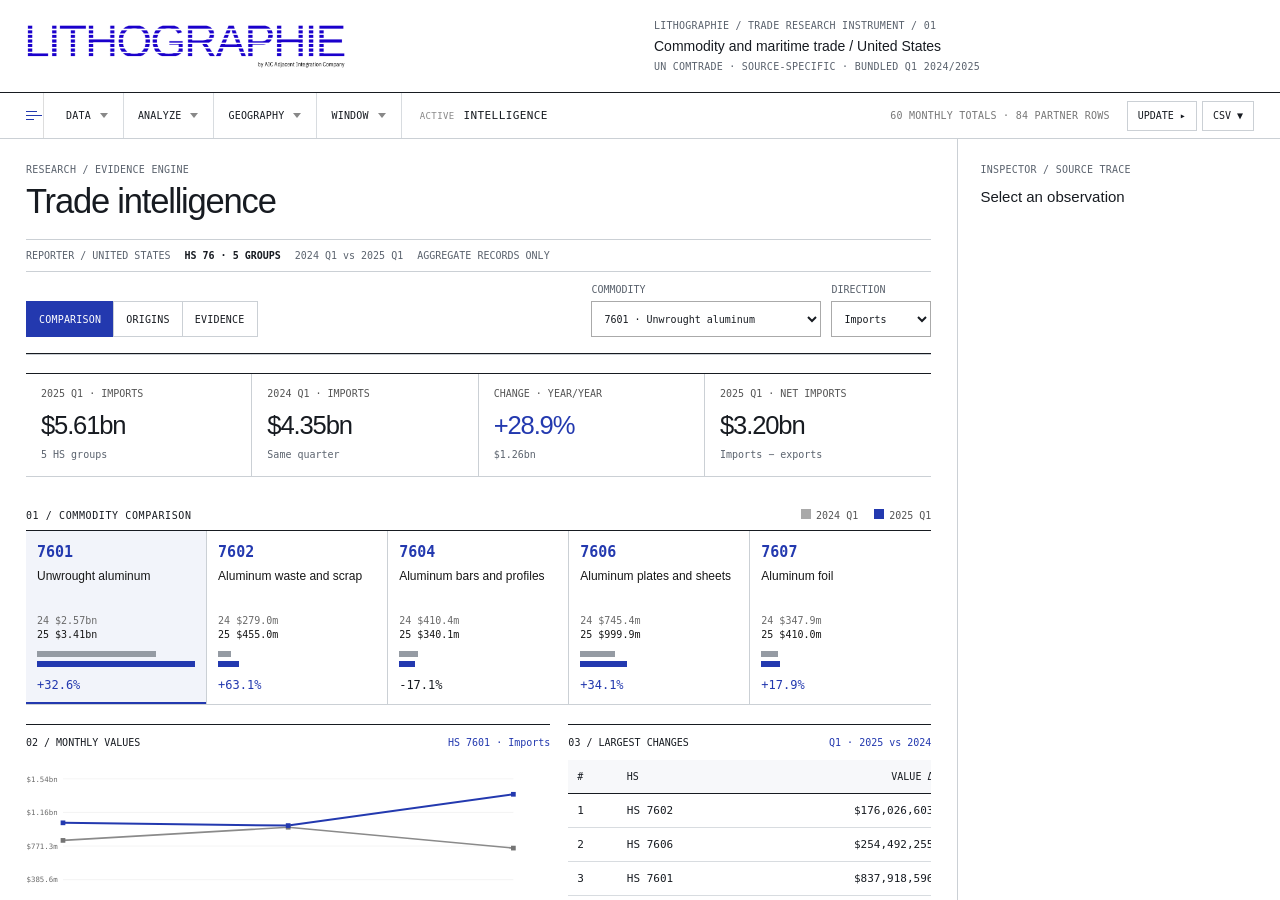
<file: index.html>
<!doctype html>
<html lang="en">
<head>
  <meta charset="utf-8">
  <meta name="viewport" content="width=device-width, initial-scale=1">
  <meta http-equiv="refresh" content="0; url=./Lithographie_Research_Workbench.html">
  <title>Lithographie / Research workbench</title>
</head>
<body>
  <p><a href="./Lithographie_Research_Workbench.html">Open the Lithographie research workbench</a></p>
</body>
</html>
</file>
